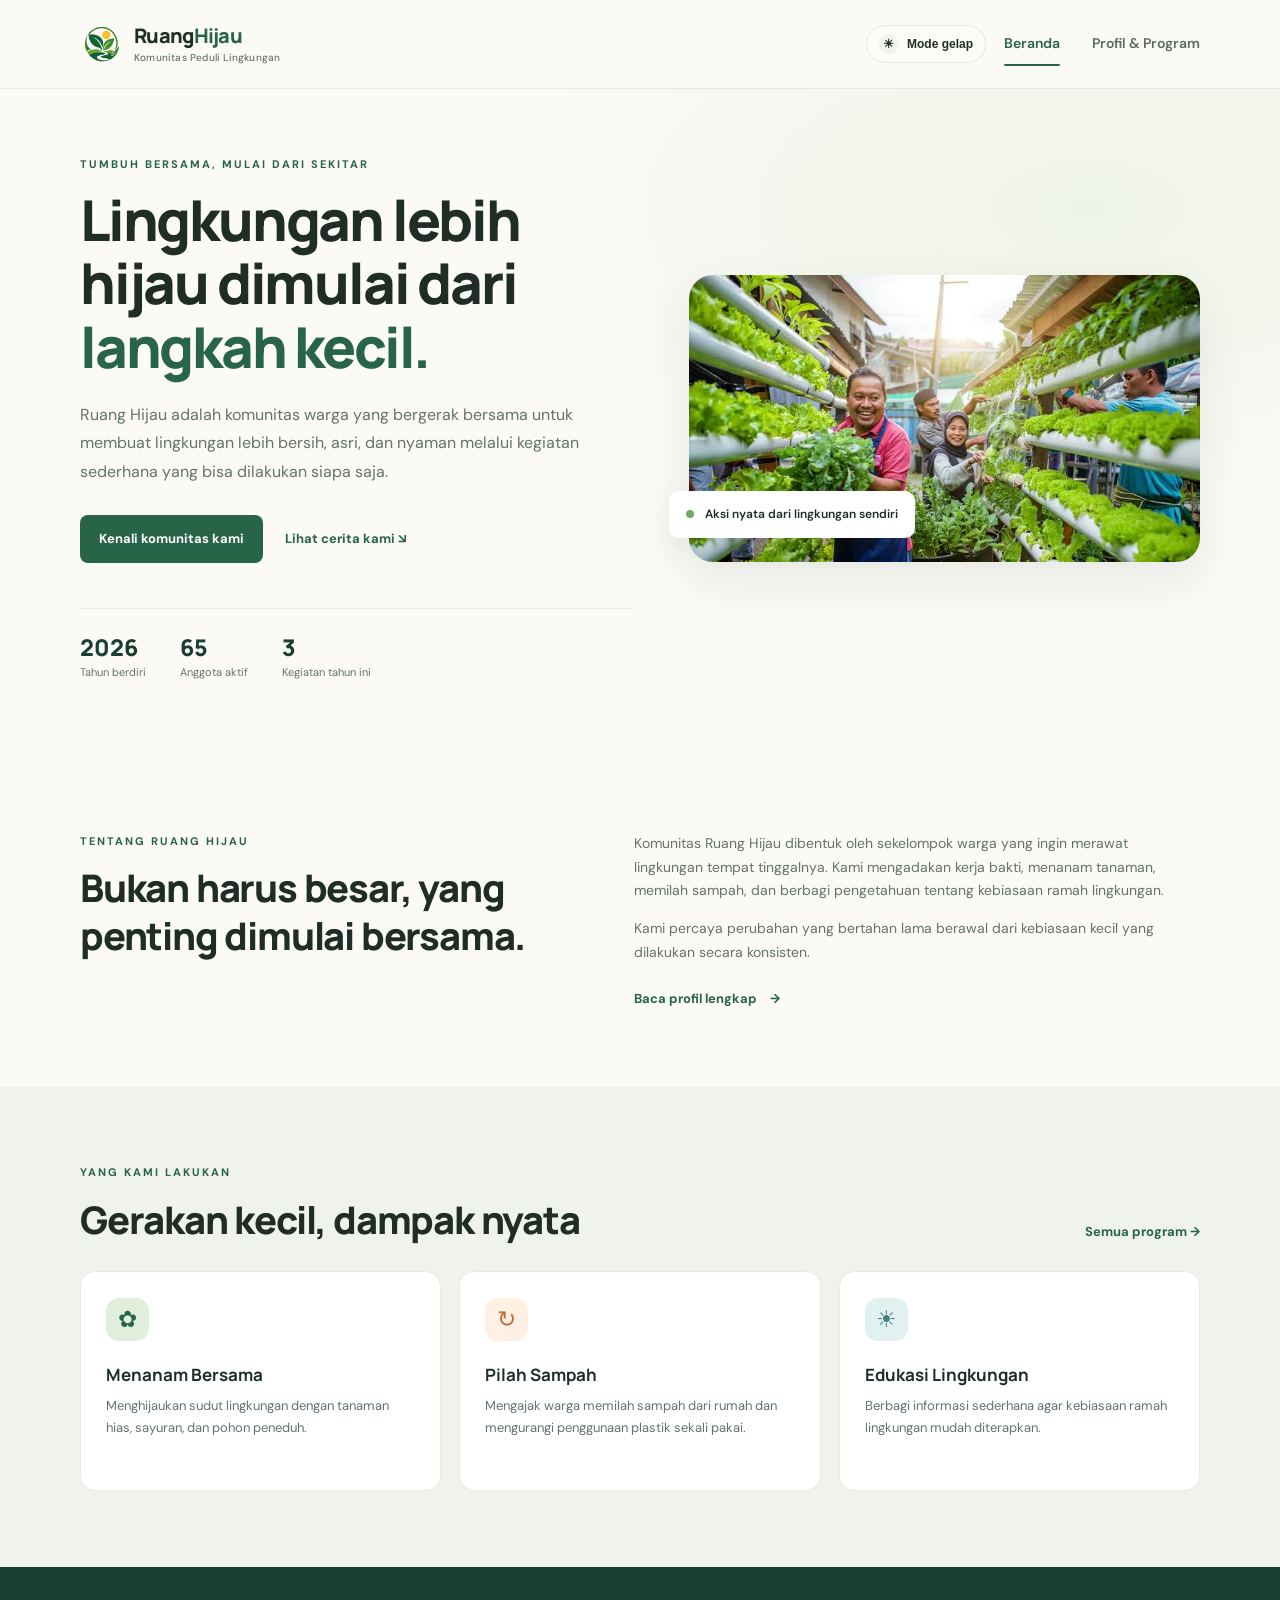
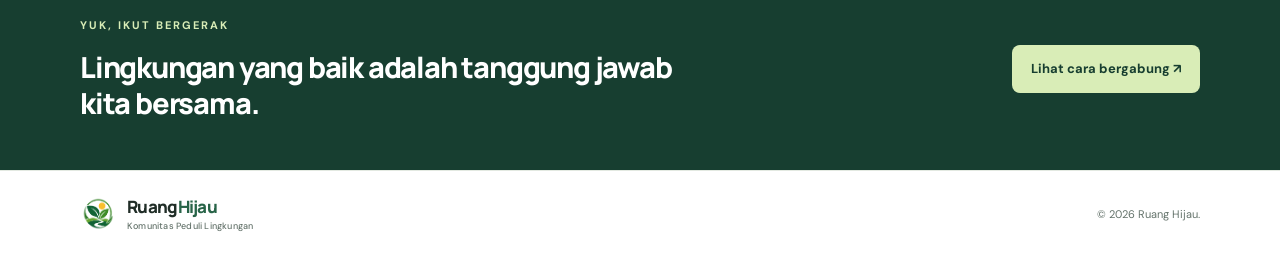
<file: index.html>
<!DOCTYPE html>
<html lang="id">
<head>
  <meta charset="UTF-8">
  <meta name="viewport" content="width=device-width, initial-scale=1.0">
  <title>Ruang Hijau | Komunitas Peduli Lingkungan</title>
  <link rel="stylesheet" href="style.css">
  <link rel="icon" href="assets/logo.png" type="image/png">
</head>
<body>
  <header class="site-header">
    <div class="container header-inner">
      <a class="brand" href="index.html"><img class="brand-logo" src="assets/logo.png" alt=""><span>Ruang<span class="brand-accent">Hijau</span><small>Komunitas Peduli Lingkungan</small></span></a>
      <div class="header-actions">
        <button class="theme-toggle" type="button" aria-label="Ganti mode tampilan" aria-pressed="false">
          <span class="toggle-icon" aria-hidden="true">☀</span>
          <span class="toggle-label">Mode gelap</span>
        </button>
        <nav aria-label="Navigasi utama">
          <a class="active" href="index.html">Beranda</a>
          <a href="profil.html">Profil & Program</a>
        </nav>
      </div>
    </div>
  </header>
  <main>
    <section class="hero">
      <div class="container hero-grid">
        <div class="hero-copy">
          <p class="eyebrow">TUMBUH BERSAMA, MULAI DARI SEKITAR</p>
          <h1>Lingkungan lebih hijau dimulai dari <em>langkah kecil.</em></h1>
          <p class="lead">Ruang Hijau adalah komunitas warga yang bergerak bersama untuk membuat lingkungan lebih bersih, asri, dan nyaman melalui kegiatan sederhana yang bisa dilakukan siapa saja.</p>
          <div class="hero-actions"><a class="button primary" href="profil.html">Kenali komunitas kami</a><a class="text-link" href="#tentang">Lihat cerita kami ↘</a></div>
          <div class="stats"><div><strong>2026</strong><span>Tahun berdiri</span></div><div><strong>65</strong><span>Anggota aktif</span></div><div><strong>3</strong><span>Kegiatan tahun ini</span></div></div>
        </div>
        <div class="hero-visual"><img src="assets/kebun-komunitas.jpg" alt="Anggota komunitas merawat kebun bersama"><div class="image-note"><span class="note-dot"></span> Aksi nyata dari lingkungan sendiri</div></div>
      </div>
    </section>
    <section class="section" id="tentang">
      <div class="container about-grid">
        <div><p class="eyebrow">TENTANG RUANG HIJAU</p><h2>Bukan harus besar, yang penting dimulai bersama.</h2></div>
        <div><p>Komunitas Ruang Hijau dibentuk oleh sekelompok warga yang ingin merawat lingkungan tempat tinggalnya. Kami mengadakan kerja bakti, menanam tanaman, memilah sampah, dan berbagi pengetahuan tentang kebiasaan ramah lingkungan.</p><p>Kami percaya perubahan yang bertahan lama berawal dari kebiasaan kecil yang dilakukan secara konsisten.</p><a class="inline-link" href="profil.html">Baca profil lengkap <span>→</span></a></div>
      </div>
    </section>
    <section class="section soft-bg">
      <div class="container"><div class="section-heading"><div><p class="eyebrow">YANG KAMI LAKUKAN</p><h2>Gerakan kecil, dampak nyata</h2></div><a class="inline-link" href="profil.html">Semua program →</a></div>
        <div class="program-grid">
          <article class="program-card"><div class="program-icon green">✿</div><h3>Menanam Bersama</h3><p>Menghijaukan sudut lingkungan dengan tanaman hias, sayuran, dan pohon peneduh.</p></article>
          <article class="program-card"><div class="program-icon orange">↻</div><h3>Pilah Sampah</h3><p>Mengajak warga memilah sampah dari rumah dan mengurangi penggunaan plastik sekali pakai.</p></article>
          <article class="program-card"><div class="program-icon blue">☀</div><h3>Edukasi Lingkungan</h3><p>Berbagi informasi sederhana agar kebiasaan ramah lingkungan mudah diterapkan.</p></article>
        </div>
      </div>
    </section>
    <section class="join-banner"><div class="container join-inner"><div><p class="eyebrow">YUK, IKUT BERGERAK</p><h2>Lingkungan yang baik adalah tanggung jawab kita bersama.</h2></div><a class="button light" href="profil.html#anggota">Lihat cara bergabung ↗</a></div></section>
  </main>
  <footer class="site-footer"><div class="container footer-inner"><div><a class="brand footer-brand" href="index.html"><img class="brand-logo" src="assets/logo.png" alt=""><span>Ruang<span class="brand-accent">Hijau</span><small>Komunitas Peduli Lingkungan</small></span></a></div><p>© 2026 Ruang Hijau.</p></div></footer>
  <script src="theme-toggle.js"></script>
</body>
</html>
</file>
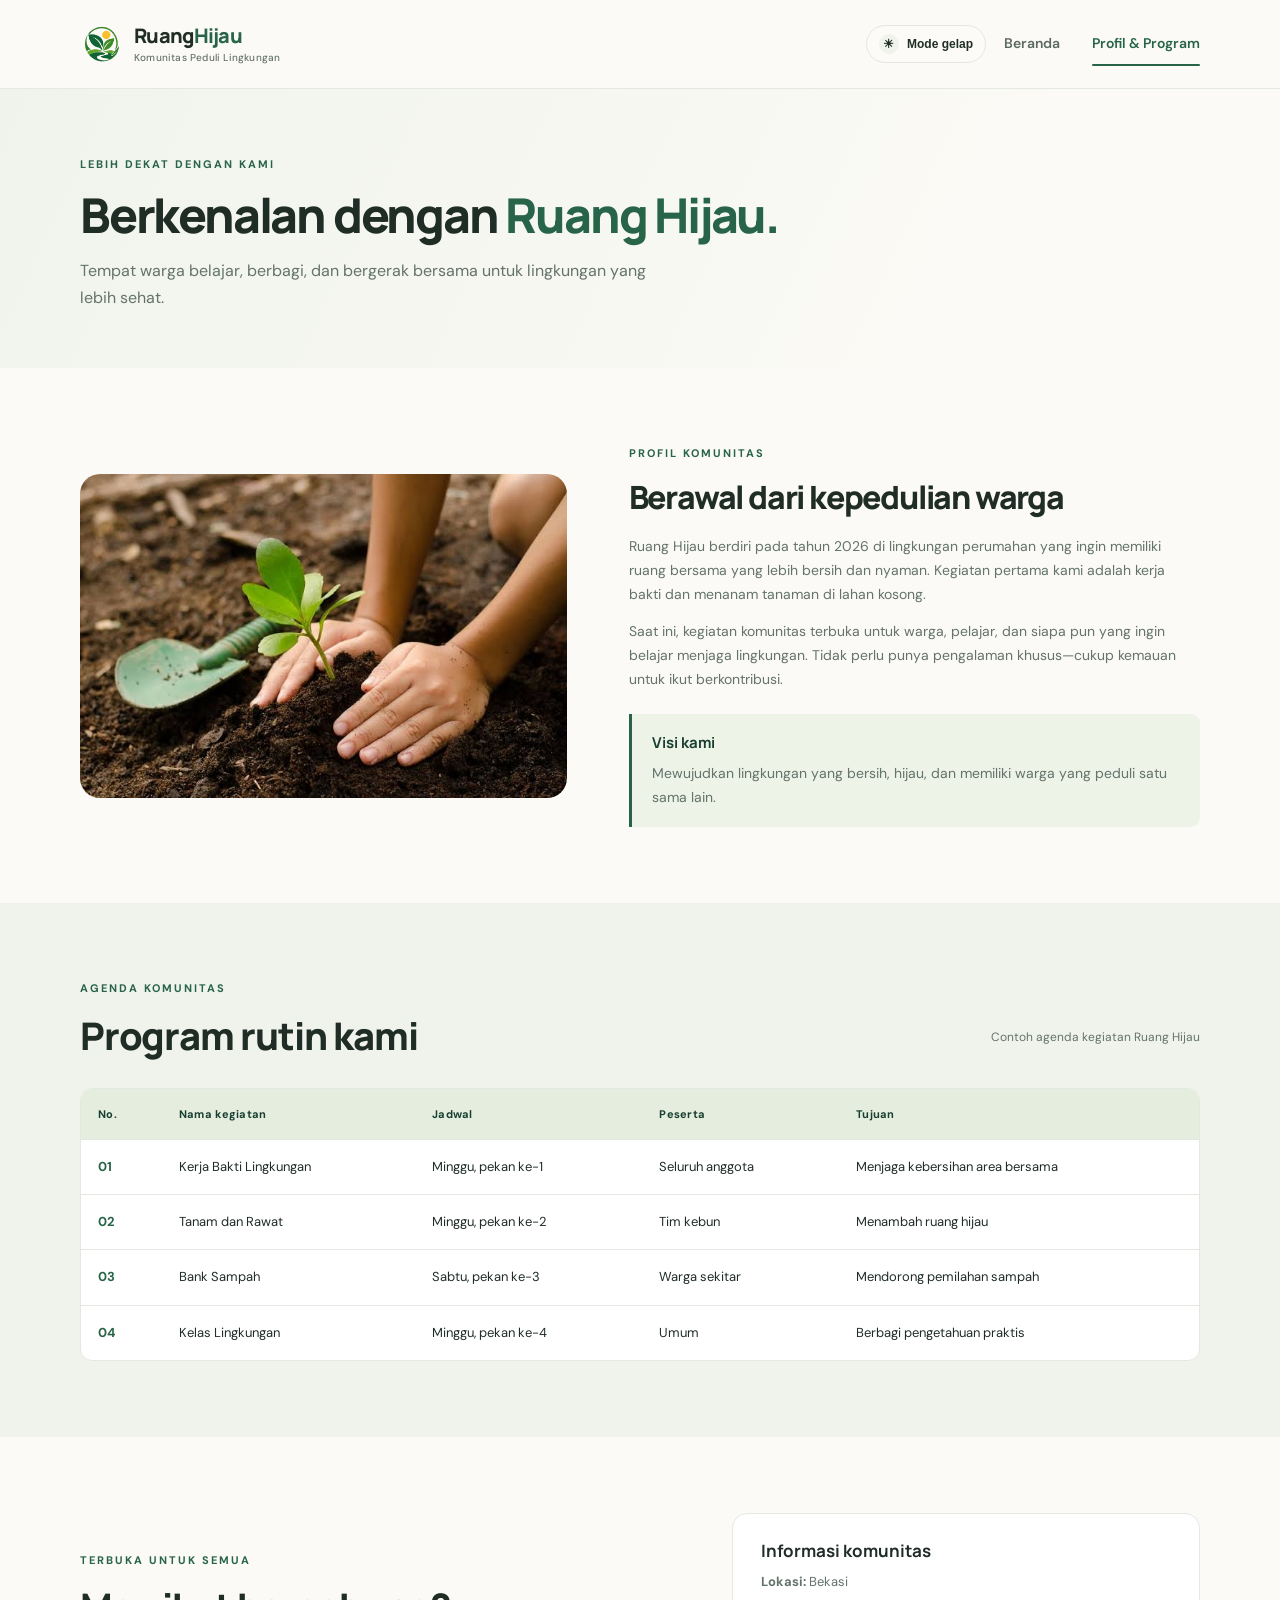
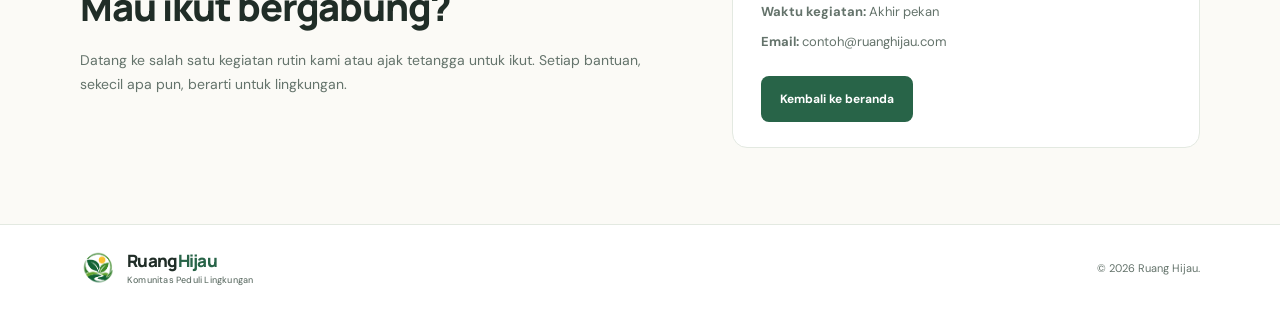
<file: profil.html>
<!DOCTYPE html>
<html lang="id">
<head>
  <meta charset="UTF-8">
  <meta name="viewport" content="width=device-width, initial-scale=1.0">
  <title>Profil & Program | Ruang Hijau</title>
  <link rel="stylesheet" href="style.css">
  <link rel="icon" href="assets/logo.png" type="image/png">
</head>
<body>
  <header class="site-header"><div class="container header-inner">
    <a class="brand" href="index.html"><img class="brand-logo" src="assets/logo.png" alt=""><span>Ruang<span class="brand-accent">Hijau</span><small>Komunitas Peduli Lingkungan</small></span></a>
    <div class="header-actions">
      <button class="theme-toggle" type="button" aria-label="Ganti mode tampilan" aria-pressed="false">
        <span class="toggle-icon" aria-hidden="true">☀</span>
        <span class="toggle-label">Mode gelap</span>
      </button>
      <nav aria-label="Navigasi utama"><a href="index.html">Beranda</a><a class="active" href="profil.html">Profil & Program</a></nav>
    </div>
  </div></header>
  <main>
    <section class="page-hero"><div class="container"><p class="eyebrow">LEBIH DEKAT DENGAN KAMI</p><h1>Berkenalan dengan <em>Ruang Hijau.</em></h1><p>Tempat warga belajar, berbagi, dan bergerak bersama untuk lingkungan yang lebih sehat.</p></div></section>
    <section class="section"><div class="container profile-grid"><div><img class="profile-image" src="assets/kegiatan-tanam.jpg" alt="Kegiatan menanam bersama"></div><div><p class="eyebrow">PROFIL KOMUNITAS</p><h2>Berawal dari kepedulian warga</h2><p>Ruang Hijau berdiri pada tahun 2026 di lingkungan perumahan yang ingin memiliki ruang bersama yang lebih bersih dan nyaman. Kegiatan pertama kami adalah kerja bakti dan menanam tanaman di lahan kosong.</p><p>Saat ini, kegiatan komunitas terbuka untuk warga, pelajar, dan siapa pun yang ingin belajar menjaga lingkungan. Tidak perlu punya pengalaman khusus—cukup kemauan untuk ikut berkontribusi.</p><div class="vision-box"><h3>Visi kami</h3><p>Mewujudkan lingkungan yang bersih, hijau, dan memiliki warga yang peduli satu sama lain.</p></div></div></div></section>
    <section class="section soft-bg"><div class="container"><div class="section-heading"><div><p class="eyebrow">AGENDA KOMUNITAS</p><h2>Program rutin kami</h2></div><p class="muted">Contoh agenda kegiatan Ruang Hijau</p></div>
      <div class="table-wrap"><table><thead><tr><th>No.</th><th>Nama kegiatan</th><th>Jadwal</th><th>Peserta</th><th>Tujuan</th></tr></thead><tbody>
        <tr><td>01</td><td>Kerja Bakti Lingkungan</td><td>Minggu, pekan ke-1</td><td>Seluruh anggota</td><td>Menjaga kebersihan area bersama</td></tr>
        <tr><td>02</td><td>Tanam dan Rawat</td><td>Minggu, pekan ke-2</td><td>Tim kebun</td><td>Menambah ruang hijau</td></tr>
        <tr><td>03</td><td>Bank Sampah</td><td>Sabtu, pekan ke-3</td><td>Warga sekitar</td><td>Mendorong pemilahan sampah</td></tr>
        <tr><td>04</td><td>Kelas Lingkungan</td><td>Minggu, pekan ke-4</td><td>Umum</td><td>Berbagi pengetahuan praktis</td></tr>
      </tbody></table></div>
    </div></section>
    <section class="section" id="anggota"><div class="container join-content"><div><p class="eyebrow">TERBUKA UNTUK SEMUA</p><h2>Mau ikut bergabung?</h2><p>Datang ke salah satu kegiatan rutin kami atau ajak tetangga untuk ikut. Setiap bantuan, sekecil apa pun, berarti untuk lingkungan.</p></div><div class="contact-card"><h3>Informasi komunitas</h3><p><strong>Lokasi:</strong> Bekasi</p><p><strong>Waktu kegiatan:</strong> Akhir pekan</p><p><strong>Email:</strong> contoh@ruanghijau.com</p><a class="button primary" href="index.html">Kembali ke beranda</a></div></div></section>
  </main>
  <footer class="site-footer"><div class="container footer-inner"><div><a class="brand footer-brand" href="index.html"><img class="brand-logo" src="assets/logo.png" alt=""><span>Ruang<span class="brand-accent">Hijau</span><small>Komunitas Peduli Lingkungan</small></span></a></div><p>© 2026 Ruang Hijau.</p></div></footer>
  <script src="theme-toggle.js"></script>
</body>
</html>
</file>
<file: style.css>
@import url('https://fonts.googleapis.com/css2?family=DM+Sans:wght@400;500;600;700&family=Manrope:wght@400;500;600;700;800&display=swap');
:root{--green:#286448;--deep:#173e30;--lime:#d9edb7;--ink:#202d27;--muted:#64736b;--cream:#fbfaf6;--line:#e3e9e1;--orange:#f0a66c;--blue:#8ebcc0;--bg:var(--cream);--surface:#fff;--soft-bg:#f0f3ec;--hero-glow:rgba(238,243,231,1);--header-bg:rgba(251,250,246,.96);--nav-color:#5b6a61;--card-border:#e7ebe4;--shadow:rgba(36,72,48,.09);--shadow-soft:rgba(23,62,48,.08);--banner-bg:var(--deep);--table-head:#e4edde;--table-hover:#fafcf8;--button-text:#fff;--image-bg:#eaf0e3;--vision-bg:#edf3e7}
:root[data-theme="dark"]{--green:#7ccf9a;--deep:#edf7f0;--lime:#d9edb7;--ink:#edf5f1;--muted:#b5c7c0;--cream:#0d1715;--line:#1f2b27;--orange:#f5bb84;--blue:#9ecfd2;--bg:#101a17;--surface:#13211d;--soft-bg:#111d1a;--hero-glow:rgba(24,42,33,.82);--header-bg:rgba(14,22,20,.9);--nav-color:#b9c7c0;--card-border:#243631;--shadow:rgba(7,18,14,.5);--shadow-soft:rgba(7,18,14,.4);--banner-bg:#122821;--table-head:#1b2d29;--table-hover:#10241f;--button-text:#062115;--image-bg:#182a25;--vision-bg:#172f2a}
*{box-sizing:border-box}html{scroll-behavior:smooth}body{margin:0;background:var(--bg);color:var(--ink);font-family:'DM Sans',Arial,sans-serif;line-height:1.7}a{color:inherit;text-decoration:none}.container{width:min(1120px,calc(100% - 48px));margin:auto}.site-header{background:var(--header-bg);border-bottom:1px solid var(--line);position:relative;z-index:2}.header-inner{min-height:88px;display:flex;align-items:center;justify-content:space-between;gap:24px}.header-actions{display:flex;align-items:center;gap:18px}.theme-toggle{display:inline-flex;align-items:center;gap:8px;padding:8px 12px;border:1px solid var(--line);border-radius:999px;background:rgba(255,255,255,.15);color:var(--ink);font-weight:700;font-size:12px;cursor:pointer;transition:transform .2s, border-color .2s, background .2s}.theme-toggle:hover{transform:translateY(-1px);border-color:var(--green)}.theme-toggle.is-dark{background:rgba(255,255,255,.06)}.toggle-icon{display:inline-grid;place-items:center;width:20px;height:20px;border-radius:50%;background:var(--soft-bg);font-size:12px}.toggle-label{white-space:nowrap}.brand{display:flex;align-items:center;gap:11px;font-family:Manrope,sans-serif;font-size:20px;font-weight:800;line-height:1.15;letter-spacing:-.7px}.brand-logo{display:block;flex:0 0 43px;width:43px;height:43px;object-fit:contain}.brand-accent{color:var(--green)}.brand small{display:block;font-family:'DM Sans',sans-serif;font-size:10px;font-weight:500;letter-spacing:.2px;color:var(--muted);margin-top:5px}.header-inner nav{display:flex;gap:32px;font-size:14px;font-weight:600;color:var(--nav-color)}.header-inner nav a{padding:10px 0;position:relative}.header-inner nav a.active,.header-inner nav a:hover{color:var(--green)}.header-inner nav a.active:after{content:'';position:absolute;bottom:0;left:0;right:0;height:2px;background:var(--green);border-radius:2px}.hero{padding:66px 0 74px;background:radial-gradient(ellipse at 85% 18%,var(--hero-glow) 0,transparent 37%),var(--bg)}.hero-grid{display:grid;grid-template-columns:1.04fr .96fr;gap:56px;align-items:center}.eyebrow{font-size:11px;letter-spacing:2px;font-weight:700;color:var(--green);margin:0 0 14px}.hero h1,.page-hero h1{font-family:Manrope,sans-serif;font-size:clamp(38px,4.4vw,58px);line-height:1.13;letter-spacing:-2.2px;margin:0 0 22px;font-weight:800}.hero h1 em,.page-hero h1 em{font-style:normal;color:var(--green)}.lead{font-size:16px;color:var(--muted);max-width:520px;line-height:1.8}.hero-actions{display:flex;align-items:center;gap:22px;flex-wrap:wrap;margin-top:28px}.button{display:inline-flex;align-items:center;justify-content:center;border-radius:8px;padding:13px 19px;font-size:13px;font-weight:700;transition:transform .2s,background .2s}.button:hover{transform:translateY(-2px)}.primary{background:var(--green);color:var(--button-text)}.primary:hover{background:var(--deep)}.text-link,.inline-link{font-size:13px;font-weight:700;color:var(--green)}.stats{display:flex;gap:34px;margin-top:45px;padding-top:22px;border-top:1px solid var(--line)}.stats div{display:flex;flex-direction:column}.stats strong{font:800 23px Manrope,sans-serif;color:var(--deep)}.stats span{font-size:11px;color:var(--muted)}.hero-visual{position:relative}.hero-visual img{width:100%;display:block;border-radius:24px;background:var(--image-bg);box-shadow:0 18px 48px var(--shadow)}.image-note{position:absolute;left:-20px;bottom:24px;padding:13px 17px;border-radius:10px;background:var(--surface);box-shadow:0 8px 28px var(--shadow-soft);font-size:12px;font-weight:600;color:var(--ink)}.note-dot{display:inline-block;width:8px;height:8px;border-radius:50%;background:#74a76a;margin-right:8px}.section{padding:76px 0}.about-grid{display:grid;grid-template-columns:.9fr 1.1fr;gap:90px}.section h2,.join-banner h2{font:800 clamp(27px,3vw,38px)/1.25 Manrope,sans-serif;letter-spacing:-1.2px;margin:0 0 18px}.about-grid p:not(.eyebrow),.profile-grid p:not(.eyebrow),.join-content p:not(.eyebrow){color:var(--muted);font-size:14px;margin-top:0}.inline-link{display:inline-flex;gap:13px;margin-top:9px}.soft-bg{background:var(--soft-bg)}.section-heading{display:flex;align-items:end;justify-content:space-between;gap:24px;margin-bottom:28px}.section-heading h2{margin-bottom:0}.program-grid{display:grid;grid-template-columns:repeat(3,1fr);gap:18px}.program-card{background:var(--surface);border:1px solid var(--card-border);border-radius:15px;padding:26px 25px;min-height:220px}.program-icon{width:43px;height:43px;display:grid;place-items:center;border-radius:13px;font-size:23px;margin-bottom:22px}.program-icon.green{background:#e1efdc;color:var(--green)}.program-icon.orange{background:#fff0e3;color:#bc7137}.program-icon.blue{background:#e1f0f0;color:#477e83}.program-card h3,.contact-card h3,.vision-box h3{font:700 17px Manrope,sans-serif;margin:0 0 9px}.program-card p{font-size:13px;color:var(--muted);margin:0}.join-banner{padding:49px 0;background:var(--banner-bg);color:white}.join-inner{display:flex;align-items:center;justify-content:space-between;gap:35px}.join-banner .eyebrow{color:var(--lime)}.join-banner h2{font-size:29px;max-width:640px;margin:0}.button.light{background:var(--lime);color:var(--deep);white-space:nowrap}.site-footer{padding:25px 0;background:var(--surface);border-top:1px solid var(--line)}.footer-inner{display:flex;justify-content:space-between;align-items:center;gap:24px}.footer-brand{font-size:17px}.footer-brand .brand-logo{flex-basis:36px;width:36px;height:36px}.footer-brand small{font-size:9px}.footer-inner>p{font-size:11px;color:var(--muted);margin:0}.page-hero{padding:66px 0 57px;background:linear-gradient(115deg,var(--soft-bg),var(--bg) 75%)}.page-hero h1{font-size:48px;margin-bottom:15px}.page-hero p:not(.eyebrow){max-width:600px;color:var(--muted);margin:0}.profile-grid{display:grid;grid-template-columns:.92fr 1.08fr;gap:62px;align-items:center}.profile-image{width:100%;display:block;border-radius:20px;background:var(--image-bg)}.profile-grid h2{font-size:32px}.vision-box{padding:18px 20px;background:var(--vision-bg);border-left:3px solid var(--green);border-radius:0 9px 9px 0;margin-top:22px}.vision-box h3{font-size:15px;color:var(--deep)}.vision-box p{margin-bottom:0!important}.muted{font-size:12px;color:var(--muted)}.table-wrap{overflow-x:auto;border:1px solid var(--line);border-radius:12px;background:var(--surface)}table{width:100%;border-collapse:collapse;min-width:720px;font-size:13px;text-align:left}th{background:var(--table-head);color:var(--deep);font-size:11px;letter-spacing:.3px;font-weight:700}th,td{padding:16px 17px;border-bottom:1px solid var(--line)}tbody tr:last-child td{border-bottom:0}tbody tr:hover{background:var(--table-hover)}td:first-child{color:var(--green);font-weight:700}.join-content{display:grid;grid-template-columns:1.1fr .9fr;gap:80px;align-items:center}.contact-card{padding:25px 28px;border:1px solid var(--line);background:var(--surface);border-radius:15px}.contact-card p{font-size:13px!important;margin:8px 0!important}.contact-card .button{margin-top:15px;font-size:12px}
@media(max-width:760px){.container{width:min(100% - 32px,540px)}.header-inner{min-height:76px;align-items:center}.header-actions{gap:10px}.theme-toggle{padding:7px 10px;font-size:11px}.brand{font-size:17px}.brand-mark{width:38px;height:38px}.header-inner nav{gap:14px;font-size:12px}.hero{padding:42px 0 52px}.hero-grid,.about-grid,.profile-grid,.join-content{grid-template-columns:1fr;gap:30px}.hero h1{font-size:42px}.hero-visual{margin:0 0 0 10px}.image-note{left:-10px}.stats{gap:24px}.section{padding:52px 0}.about-grid{gap:8px}.program-grid{grid-template-columns:1fr}.program-card{min-height:auto}.section-heading,.join-inner,.footer-inner{align-items:flex-start;flex-direction:column}.join-banner h2{font-size:26px}.page-hero{padding:48px 0}.page-hero h1{font-size:39px}.profile-grid h2{font-size:29px}.join-content{gap:25px}.footer-inner{gap:15px}}
</file>
